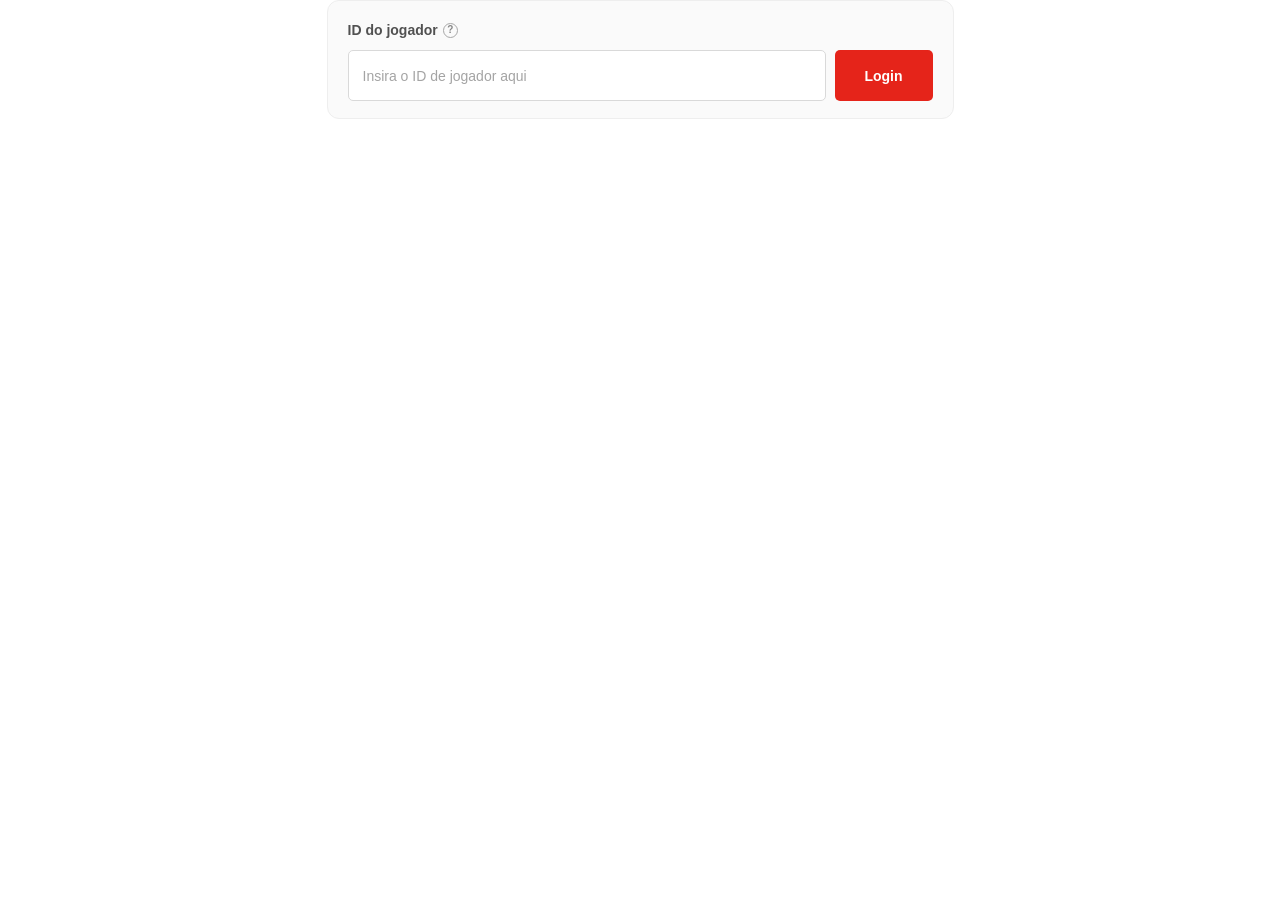
<file: categoria_1_local.html>
<!doctype html>
<html lang="pt-BR"><head><meta charset="UTF-8"><meta name="viewport" content="width=device-width,initial-scale=1"><link rel="stylesheet" href="css/mockup.css"><link rel="stylesheet" href="css/category-content.css"></head>
<body><main class="content category-shell">
  <div class="login-card" id="login-card">
    <label for="player-id">ID do jogador <button class="question-mark category-action" type="button" aria-label="Ajuda">?</button></label>
    <div class="login-line"><input id="player-id" inputmode="numeric" autocomplete="off" placeholder="Insira o ID de jogador aqui"><button class="button button-primary category-login" type="button">Login</button></div>
    <p class="local-state" id="login-state"></p>
  </div>
</main><div id="category-toast" class="toast" role="status"></div><script src="js/category-interactions.js"></script></body></html>
</file>
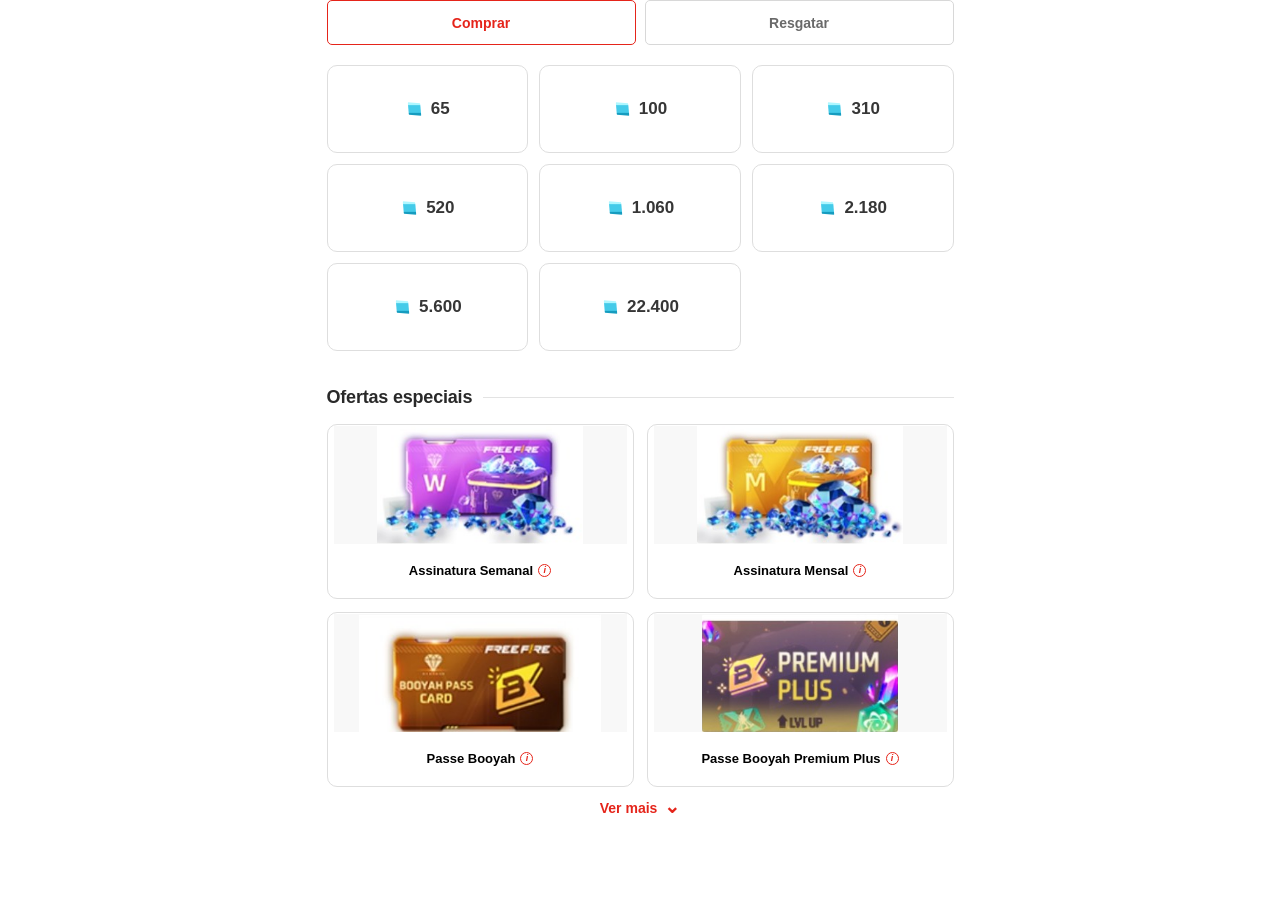
<file: categoria_2_local.html>
<!doctype html>
<html lang="pt-BR"><head><meta charset="UTF-8"><meta name="viewport" content="width=device-width,initial-scale=1"><link rel="stylesheet" href="css/mockup.css"><link rel="stylesheet" href="css/category-content.css"></head>
<body><main class="content category-shell">
  <div class="tabs" role="tablist"><button class="tab is-active" type="button" data-tab="buy">Comprar</button><button class="tab" type="button" data-tab="redeem">Resgatar</button></div>
  <div id="buy-panel">
    <div class="diamond-grid"><button class="diamond-option" type="button"><i class="diamond-shape"></i>65</button><button class="diamond-option" type="button"><i class="diamond-shape"></i>100</button><button class="diamond-option" type="button"><i class="diamond-shape"></i>310</button><button class="diamond-option" type="button"><i class="diamond-shape"></i>520</button><button class="diamond-option" type="button"><i class="diamond-shape"></i>1.060</button><button class="diamond-option" type="button"><i class="diamond-shape"></i>2.180</button><button class="diamond-option" type="button"><i class="diamond-shape"></i>5.600</button><button class="diamond-option" type="button"><i class="diamond-shape"></i>22.400</button></div>
    <div class="heading-with-line"><h3>Ofertas especiais</h3><span></span></div>
    <div class="offer-grid" id="offer-grid">
      <button class="offer-card" type="button"><img src="img/assinatura_semanal.png" alt="Assinatura Semanal"><span class="offer-name">Assinatura Semanal<i class="offer-info">i</i></span></button>
      <button class="offer-card" type="button"><img src="img/assinatura_mensal.png" alt="Assinatura Mensal"><span class="offer-name">Assinatura Mensal<i class="offer-info">i</i></span></button>
      <button class="offer-card" type="button"><img src="img/passe_booyah.png" alt="Passe Booyah"><span class="offer-name">Passe Booyah<i class="offer-info">i</i></span></button>
      <button class="offer-card" type="button"><img src="img/passe_booyah_premium_plus.png" alt="Passe Booyah Premium Plus"><span class="offer-name">Passe Booyah Premium Plus<i class="offer-info">i</i></span></button>
      <button class="offer-card is-hidden" type="button" id="weekly-lite"><img src="img/semanal_economica.png" alt="Semanal Econômica"><span class="offer-name">Semanal Econômica<i class="offer-info">i</i></span></button>
    </div><button id="toggle-offers" class="more-button" type="button">Ver mais <span>⌄</span></button>
  </div>
  <div id="redeem-panel" class="is-hidden">
    <div class="voucher-intro"><img src="img/cartao_pre_pago_garena.png" alt="Cartão pré-pago Garena"><div><h3>Cartão pré-pago Garena</h3><p>Resgatar o código do seu voucher</p></div><span class="promo-badge"><i></i>PROMO</span></div>
    <button class="button button-primary full-button category-action" type="button">Login</button>
    <div class="redeem-list">
      <button class="redeem-row" type="button"><i class="diamond-shape"></i><span><strong class="redeem-amount">100 Diamante</strong><small class="redeem-bonus">+ Bônus Geral 10</small></span><strong class="redeem-price">R$ 4,49</strong></button>
      <button class="redeem-row" type="button"><i class="diamond-shape"></i><span><strong class="redeem-amount">310 Diamante</strong><small class="redeem-bonus">+ Bônus Geral 31</small></span><strong class="redeem-price">R$ 13,99</strong></button>
      <button class="redeem-row" type="button"><i class="diamond-shape"></i><span><strong class="redeem-amount">520 Diamante</strong><small class="redeem-bonus">+ Bônus Geral 52</small></span><strong class="redeem-price">R$ 20,99</strong></button>
      <button class="redeem-row" type="button"><i class="diamond-shape"></i><span><strong class="redeem-amount">1.060 Diamante</strong><small class="redeem-bonus">+ Bônus Geral 106</small></span><strong class="redeem-price">R$ 44,99</strong></button>
      <button class="redeem-row" type="button"><i class="diamond-shape"></i><span><strong class="redeem-amount">2.180 Diamante</strong><small class="redeem-bonus">+ Bônus Geral 218</small></span><strong class="redeem-price">R$ 87,99</strong></button>
      <button class="redeem-row" type="button"><i class="diamond-shape"></i><span><strong class="redeem-amount">5.600 Diamante</strong><small class="redeem-bonus">+ Bônus Geral 560</small></span><strong class="redeem-price">R$ 209,99</strong></button>
    </div>
  </div>
</main><div id="category-toast" class="toast" role="status"></div><script src="js/category-interactions.js"></script></body></html>
</file>
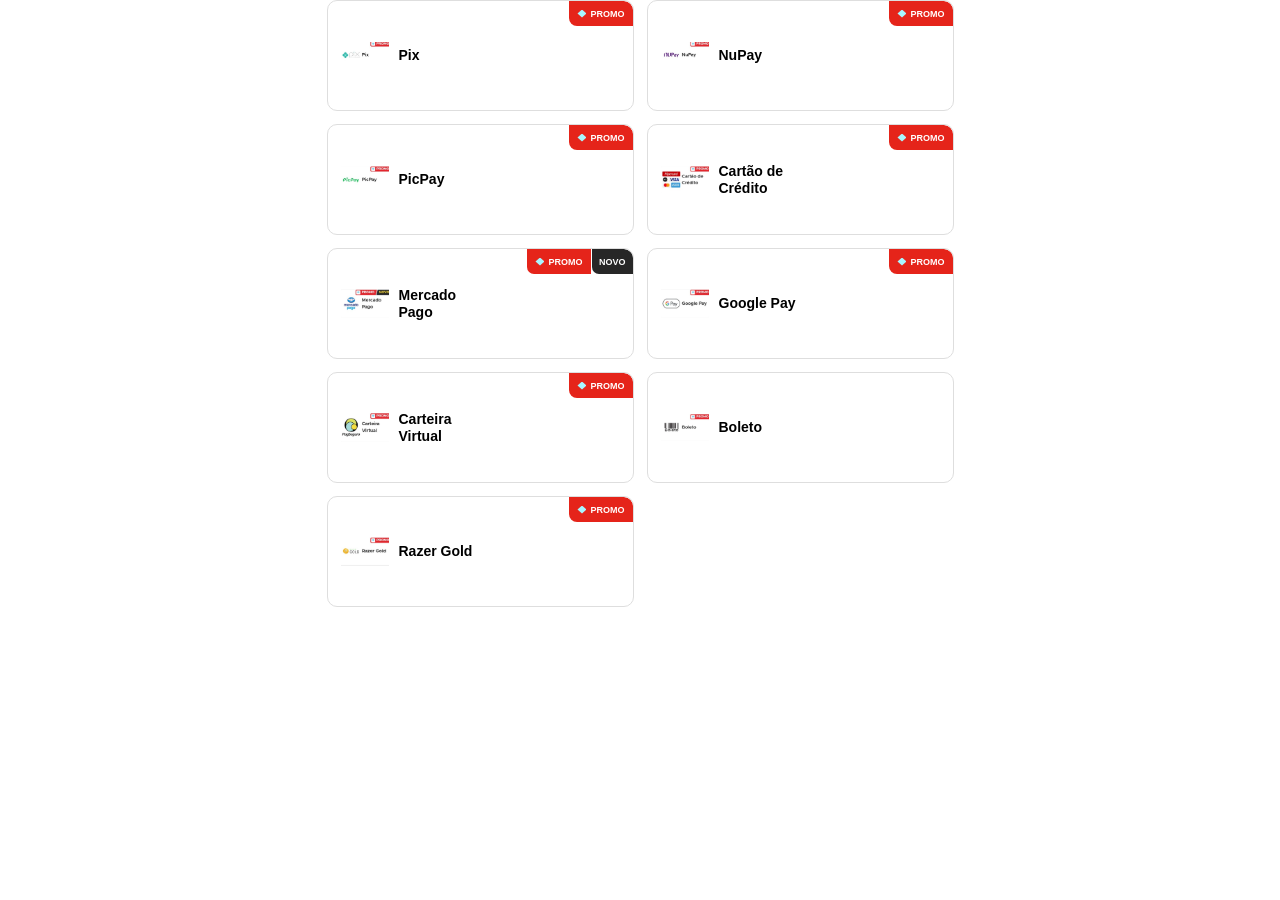
<file: categoria_3_local.html>
<!doctype html>
<html lang="pt-BR"><head><meta charset="UTF-8"><meta name="viewport" content="width=device-width,initial-scale=1"><link rel="stylesheet" href="css/mockup.css"><link rel="stylesheet" href="css/category-content.css"></head>
<body><main class="content category-shell"><div class="payment-grid">
  <button class="payment-card" type="button"><img src="img/pagamento_pix.png" alt=""><span class="payment-name">Pix</span><span class="promo-badge"><i></i>PROMO</span></button>
  <button class="payment-card" type="button"><img src="img/pagamento_nupay.png" alt=""><span class="payment-name">NuPay</span><span class="promo-badge"><i></i>PROMO</span></button>
  <button class="payment-card" type="button"><img src="img/pagamento_picpay.png" alt=""><span class="payment-name">PicPay</span><span class="promo-badge"><i></i>PROMO</span></button>
  <button class="payment-card" type="button"><img src="img/pagamento_cartao_credito.png" alt=""><span class="payment-name">Cartão de Crédito</span><span class="promo-badge"><i></i>PROMO</span></button>
  <button class="payment-card has-new" type="button"><img src="img/pagamento_mercado_pago.png" alt=""><span class="payment-name">Mercado Pago</span><span class="promo-badge"><i></i>PROMO</span><span class="new-badge">NOVO</span></button>
  <button class="payment-card" type="button"><img src="img/pagamento_google_pay.png" alt=""><span class="payment-name">Google Pay</span><span class="promo-badge"><i></i>PROMO</span></button>
  <button class="payment-card" type="button"><img src="img/pagamento_pagseguro.png" alt=""><span class="payment-name">Carteira Virtual</span><span class="promo-badge"><i></i>PROMO</span></button>
  <button class="payment-card" type="button"><img src="img/pagamento_boleto.png" alt=""><span class="payment-name">Boleto</span></button>
  <button class="payment-card" type="button"><img src="img/pagamento_razer_gold.png" alt=""><span class="payment-name">Razer Gold</span><span class="promo-badge"><i></i>PROMO</span></button>
</div></main><div id="category-toast" class="toast" role="status"></div><script src="js/category-interactions.js"></script></body></html>
</file>
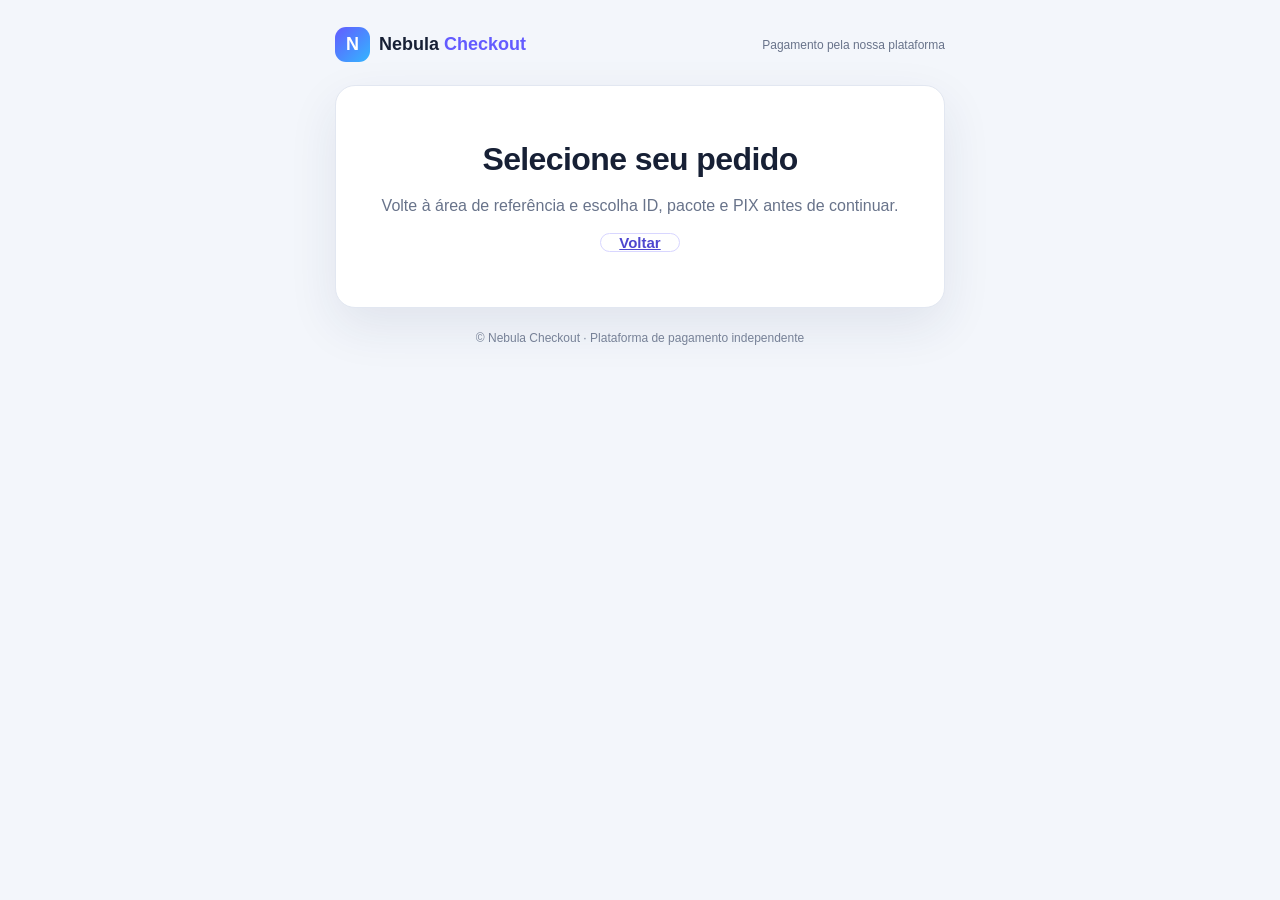
<file: checkout.html>
<!doctype html>
<html lang="pt-BR">
<head>
  <meta charset="UTF-8">
  <meta name="viewport" content="width=device-width, initial-scale=1">
  <meta name="robots" content="noindex">
  <title>Nebula Checkout</title>
  <link rel="stylesheet" href="/css/checkout.css">
</head>
<body>
  <main class="checkout-shell">
    <header class="checkout-header">
      <a class="brand" href="/checkout" aria-label="Nebula Checkout"><span class="brand-mark">N</span><span>Nebula <b>Checkout</b></span></a>
      <span class="secure-note">Pagamento pela nossa plataforma</span>
    </header>
    <section class="checkout-card" aria-live="polite">
      <div id="loading" class="loading">Preparando seu pedido seguro…</div>
      <div id="missing-selection" class="missing is-hidden"><h1>Selecione seu pedido</h1><p>Volte à área de referência e escolha ID, pacote e PIX antes de continuar.</p><a href="/" class="button secondary">Voltar</a></div>
      <div id="checkout-content" class="is-hidden">
        <p class="eyebrow">PLATAFORMA INDEPENDENTE</p>
        <h1 id="checkout-title">Revise seu pedido</h1>
        <p class="subtitle">O pagamento é processado pela Nebula Checkout. A confirmação é feita somente pelo gateway.</p>
        <div class="summary" id="summary"></div>
        <button id="pay-button" class="button primary" type="button">Gerar PIX seguro</button>
        <p id="checkout-error" class="error" role="alert"></p>
      </div>
      <div id="pix-content" class="is-hidden">
        <p class="eyebrow">PAGAMENTO PIX</p>
        <h1>Pague com Pix</h1>
        <p id="pix-status" class="subtitle">Aguardando pagamento…</p>
        <div class="pix-box"><img id="qr-code" class="is-hidden" alt="QR Code PIX"><div id="qr-unavailable" class="qr-fallback">QR Code disponível no aplicativo do seu banco pelo código abaixo.</div></div>
        <p id="beneficiary" class="beneficiary"></p>
        <label for="copy-paste">PIX Copia e Cola</label>
        <textarea id="copy-paste" readonly aria-label="Código PIX Copia e Cola"></textarea>
        <button id="copy-button" class="button secondary" type="button">Copiar código</button>
        <p id="copy-feedback" class="feedback" aria-live="polite"></p>
        <div class="status-summary" id="pix-summary"></div>
      </div>
    </section>
    <footer>© Nebula Checkout · Plataforma de pagamento independente</footer>
  </main>
  <script src="/js/checkout.js"></script>
</body>
</html>
</file>
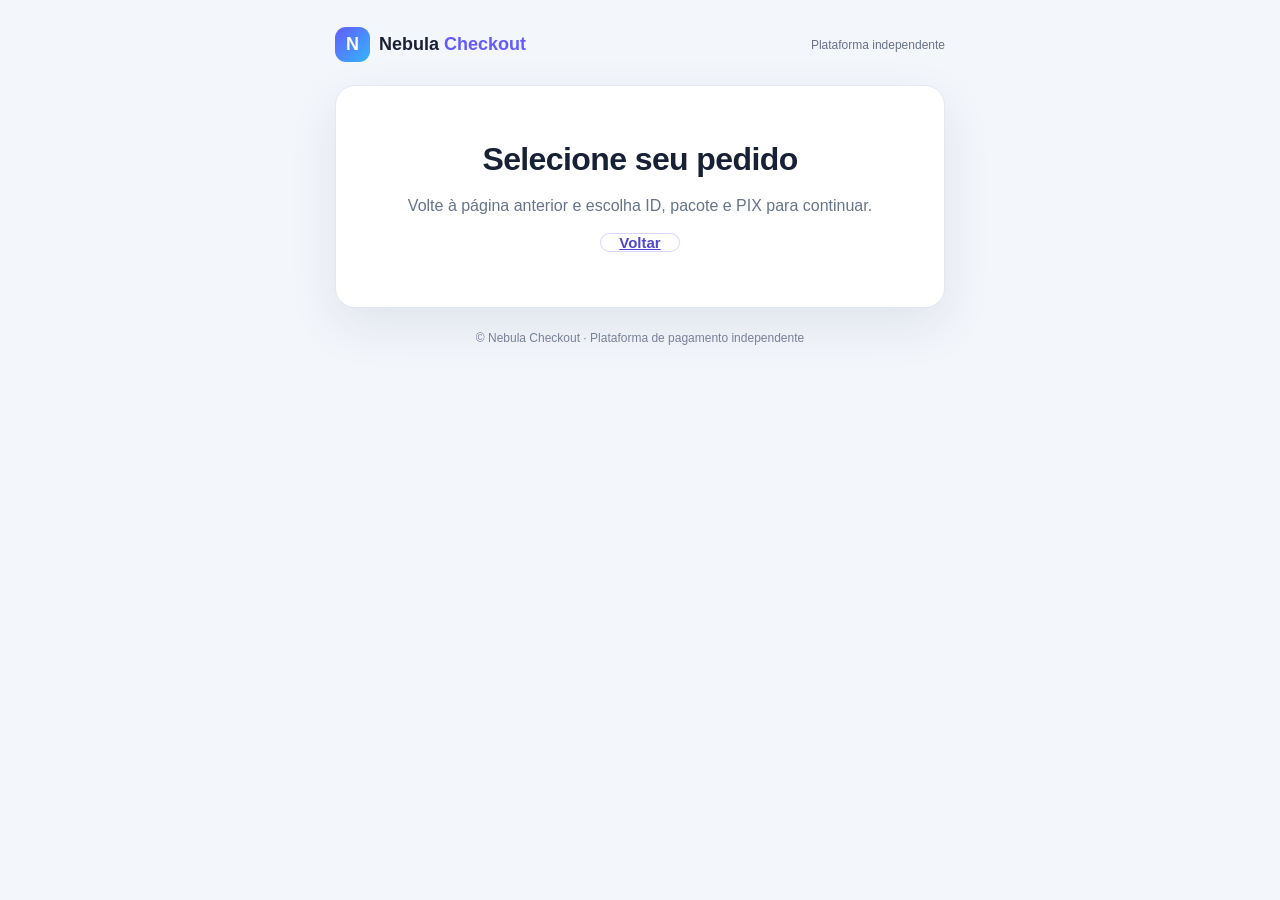
<file: checkout_v2.html>
<!doctype html>
<html lang="pt-BR">
<head>
  <meta charset="UTF-8">
  <meta name="viewport" content="width=device-width, initial-scale=1">
  <meta name="robots" content="noindex">
  <title>Nebula Checkout</title>
  <link rel="stylesheet" href="/css/checkout.css">
</head>
<body>
  <main class="checkout-shell">
    <header class="checkout-header">
      <a class="brand" href="/checkout" aria-label="Nebula Checkout"><span class="brand-mark">N</span><span>Nebula <b>Checkout</b></span></a>
      <span class="secure-note">Plataforma independente</span>
    </header>
    <section class="checkout-card" aria-live="polite">
      <div id="loading" class="loading">Preparando seu pedido seguro…</div>
      <div id="missing-selection" class="missing is-hidden"><h1>Selecione seu pedido</h1><p>Volte à página anterior e escolha ID, pacote e PIX para continuar.</p><a href="/" class="button secondary">Voltar</a></div>
      <div id="checkout-content" class="is-hidden">
        <p class="eyebrow">PLATAFORMA INDEPENDENTE</p>
        <h1 id="checkout-title">Pedido</h1>
        <p class="subtitle">O pagamento é processado pela Nebula Checkout e confirmado apenas pelo gateway.</p>
        <div class="summary" id="summary"></div>
        <button id="pay-button" class="button primary" type="button">Gerar PIX seguro</button>
        <p id="checkout-error" class="error" role="alert"></p>
      </div>
      <div id="pix-content" class="is-hidden">
        <p class="eyebrow">PAGAMENTO PIX</p>
        <h1>Pague com Pix</h1>
        <p id="pix-status" class="subtitle">Aguardando pagamento…</p>
        <div class="pix-box"><img id="qr-code" class="is-hidden" alt="QR Code PIX"><div id="qr-unavailable" class="qr-fallback">Use o código PIX abaixo no aplicativo do seu banco.</div></div>
        <p id="beneficiary" class="beneficiary"></p>
        <label for="copy-paste">PIX Copia e Cola</label>
        <textarea id="copy-paste" readonly aria-label="Código PIX Copia e Cola"></textarea>
        <button id="copy-button" class="button secondary" type="button">Copiar código</button>
        <p id="copy-feedback" class="feedback" aria-live="polite"></p>
        <div class="status-summary" id="pix-summary"></div>
      </div>
    </section>
    <footer>© Nebula Checkout · Plataforma de pagamento independente</footer>
  </main>
  <script src="/js/checkout-v2.js"></script>
</body>
</html>
</file>
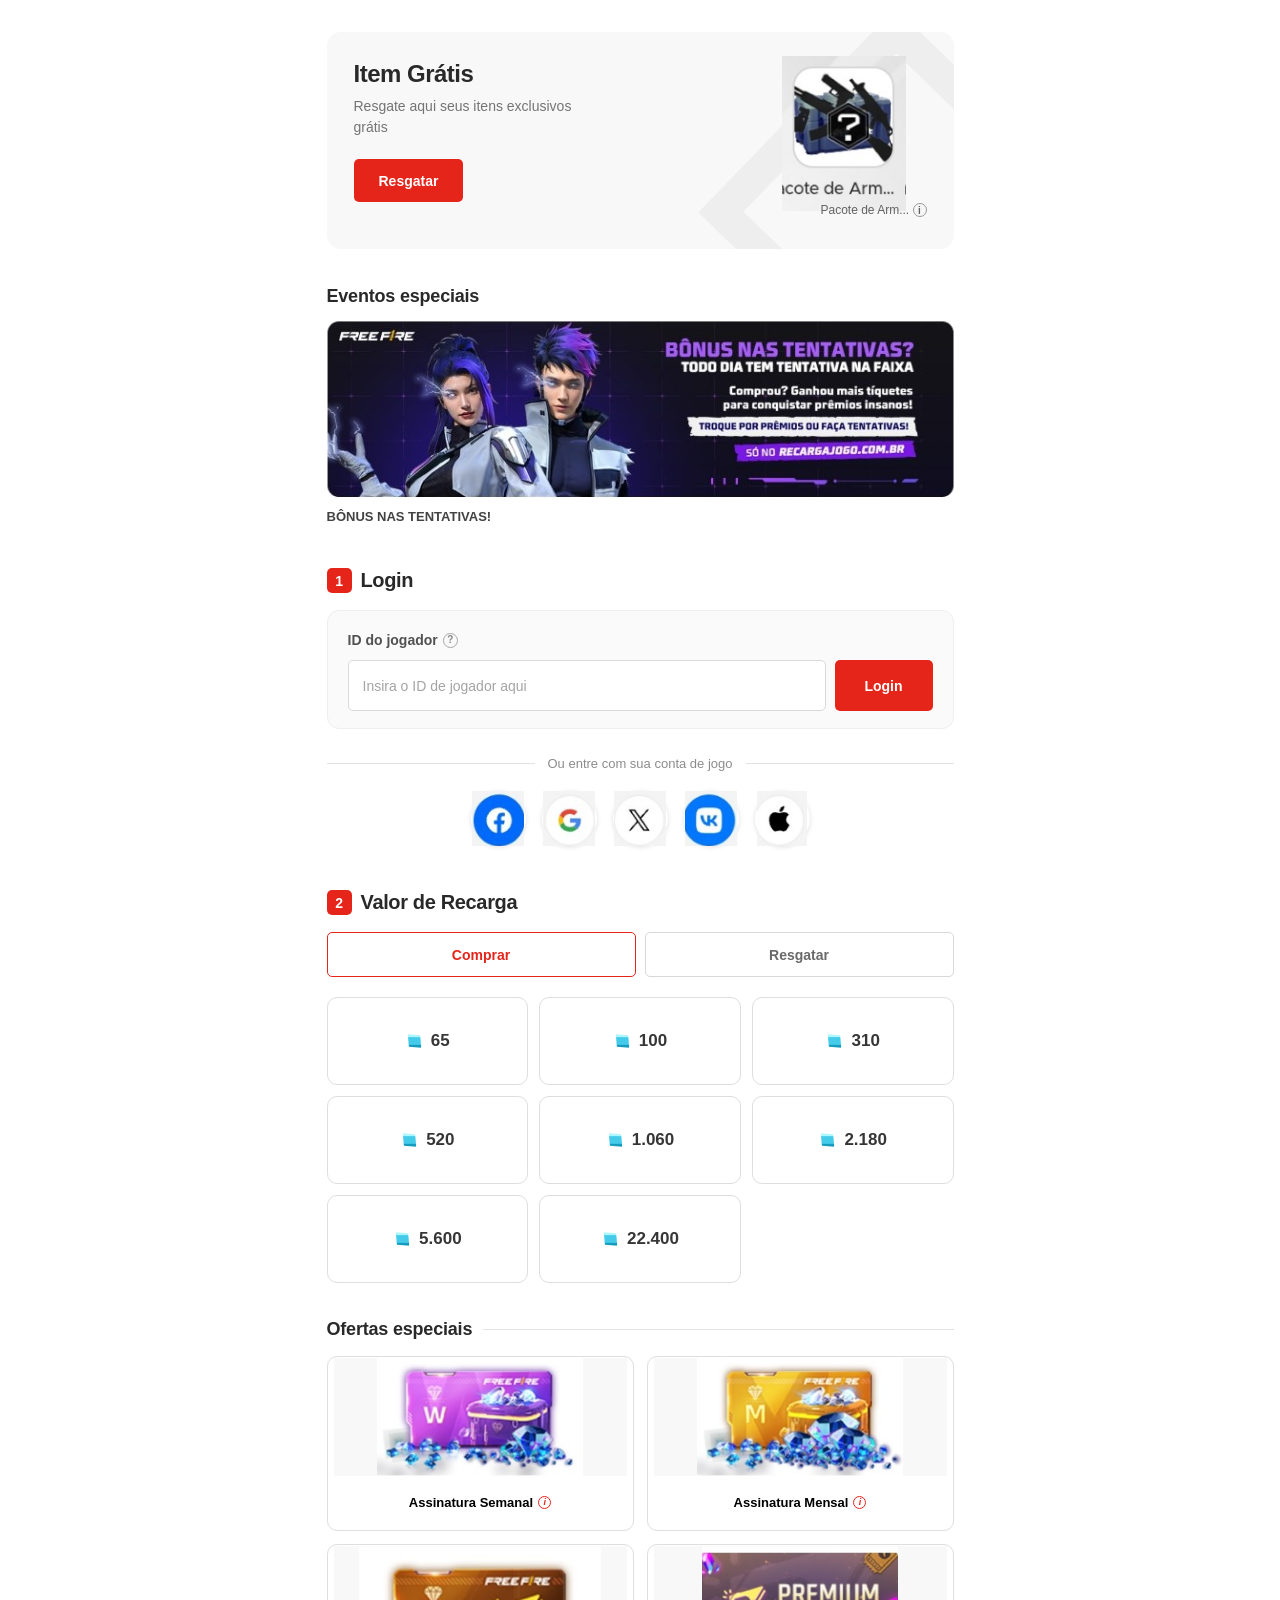
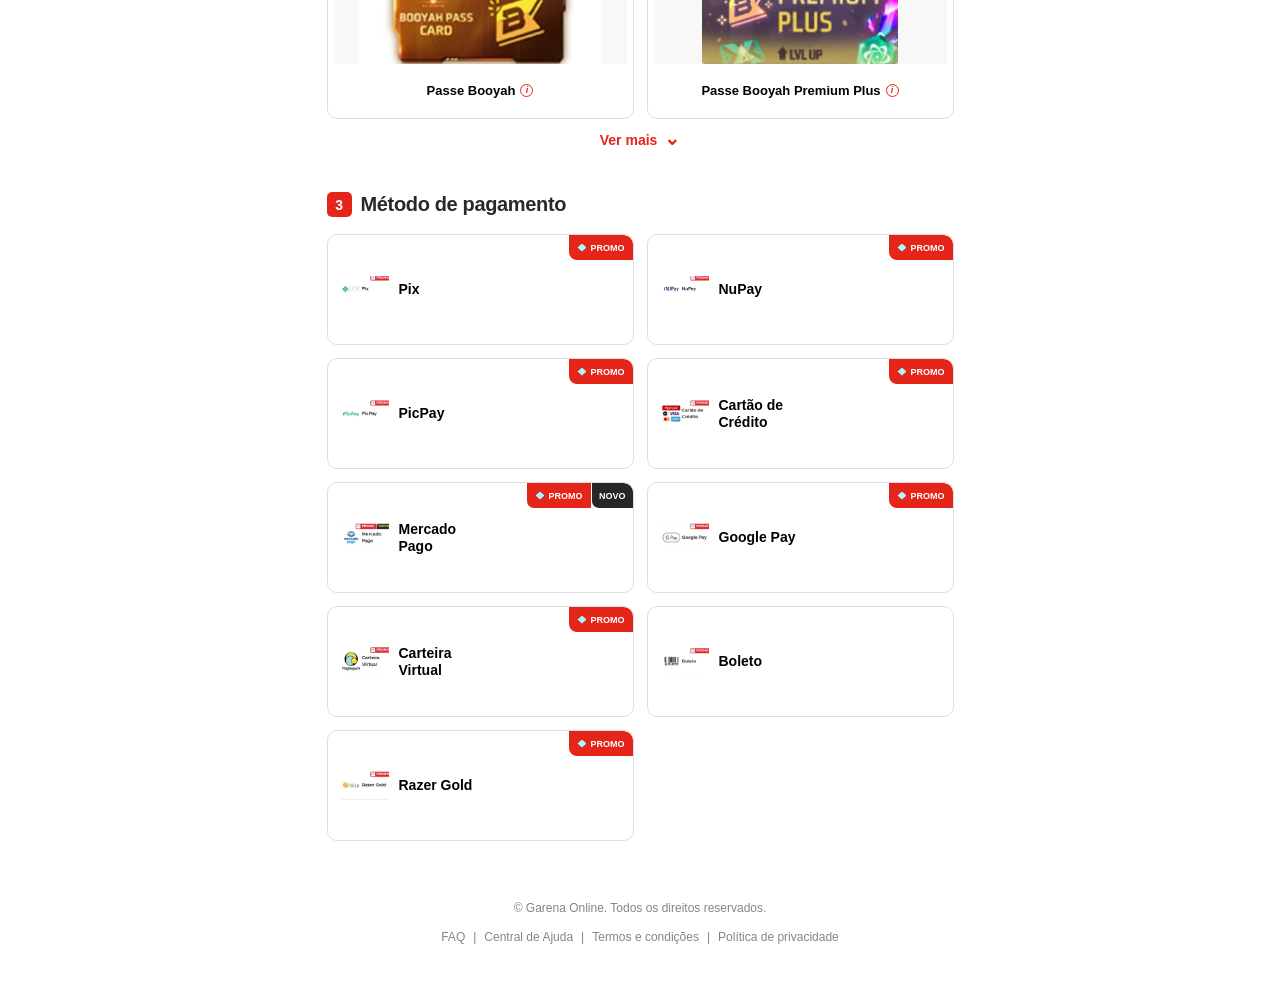
<file: conteudo_local.html>
<!doctype html>
<html lang="pt-BR">
  <head>
    <meta charset="UTF-8" />
    <meta name="viewport" content="width=device-width, initial-scale=1.0" />
    <link rel="stylesheet" href="css/mockup.css" />
  </head>
  <body>
    <main id="top" class="content">
      <section class="free-item" aria-labelledby="free-item-title">
        <div class="free-item-copy">
          <h1 id="free-item-title">Item Grátis</h1>
          <p>Resgate aqui seus itens exclusivos<br />grátis</p>
          <button class="button button-primary demo-action" type="button">Resgatar</button>
        </div>
        <div class="free-item-product">
          <img src="img/item_gratis_pack.png" alt="Pacote de Arm..." />
          <div class="product-label">Pacote de Arm... <span class="info-dot" aria-label="Informações">i</span></div>
        </div>
      </section>

      <section class="event-section" aria-labelledby="event-title">
        <h2 class="plain-section-title" id="event-title">Eventos especiais</h2>
        <img class="event-banner" src="img/evento_bonus_tentativas.png" alt="Free Fire — Bônus nas Tentativas" />
        <p class="event-caption">BÔNUS NAS TENTATIVAS!</p>
      </section>

      <section class="form-section login-section" aria-labelledby="login-title">
        <h2 id="login-title" class="step-title"><span>1</span> Login</h2>
        <div class="login-card" id="login-card">
          <label for="player-id">ID do jogador <button class="question-mark demo-action" type="button" aria-label="Ajuda sobre o ID do jogador">?</button></label>
          <div class="login-line">
            <input id="player-id" inputmode="numeric" autocomplete="off" placeholder="Insira o ID de jogador aqui" />
            <button id="login-button" class="button button-primary" type="button">Login</button>
          </div>
          <p class="local-state" id="login-state" aria-live="polite"></p>
        </div>
        <div class="divider"><span>Ou entre com sua conta de jogo</span></div>
        <div class="social-list" id="social-list" aria-label="Redes sociais de demonstração"></div>
      </section>

      <section class="form-section recharge-section" aria-labelledby="recharge-title">
        <h2 id="recharge-title" class="step-title"><span>2</span> Valor de Recarga</h2>
        <div class="tabs" role="tablist" aria-label="Tipo de recarga">
          <button class="tab is-active" type="button" role="tab" aria-selected="true" data-tab="buy">Comprar</button>
          <button class="tab" type="button" role="tab" aria-selected="false" data-tab="redeem">Resgatar</button>
        </div>
        <div class="tab-panel" id="buy-panel" role="tabpanel">
          <div class="diamond-grid" id="diamond-grid" aria-label="Opções de diamantes"></div>
          <div class="heading-with-line"><h3>Ofertas especiais</h3><span></span></div>
          <div class="offer-grid" id="offer-grid"></div>
          <button id="toggle-offers" class="more-button" type="button">Ver mais <span aria-hidden="true">⌄</span></button>
        </div>
        <div class="tab-panel is-hidden" id="redeem-panel" role="tabpanel">
          <div class="voucher-intro">
            <img src="img/cartao_pre_pago_garena.png" alt="Cartão pré-pago Garena" />
            <div><h3>Cartão pré-pago Garena</h3><p>Resgatar o código do seu voucher</p></div>
            <span class="promo-badge"><i></i> PROMO</span>
          </div>
          <button class="button button-primary full-button demo-action" type="button">Login</button>
          <div class="redeem-list" id="redeem-list" aria-label="Pacotes disponíveis"></div>
        </div>
      </section>

      <section class="form-section payments-section" aria-labelledby="payment-title">
        <h2 id="payment-title" class="step-title"><span>3</span> Método de pagamento</h2>
        <div class="payment-grid" id="payment-grid" aria-label="Métodos de pagamento de demonstração"></div>
      </section>
    </main>
    <footer class="site-footer">
      <p>© Garena Online. Todos os direitos reservados.</p>
      <nav aria-label="Links institucionais"><a href="#top">FAQ</a><span>|</span><a href="#top">Central de Ajuda</a><span>|</span><a href="#top">Termos e condições</a><span>|</span><a href="#top">Política de privacidade</a></nav>
    </footer>
    <div id="demo-toast" class="toast" role="status" aria-live="polite">Modo demonstração — nenhuma informação foi enviada.</div>
    <script src="js/mockup.js"></script>
    <script>
      (function () {
        const sendHeight = () => parent.postMessage({ type: 'local-content-height', height: document.documentElement.scrollHeight }, location.origin);
        new ResizeObserver(sendHeight).observe(document.body);
        addEventListener('load', sendHeight);
        setTimeout(sendHeight, 100);
      }());
    </script>
  </body>
</html>
</file>
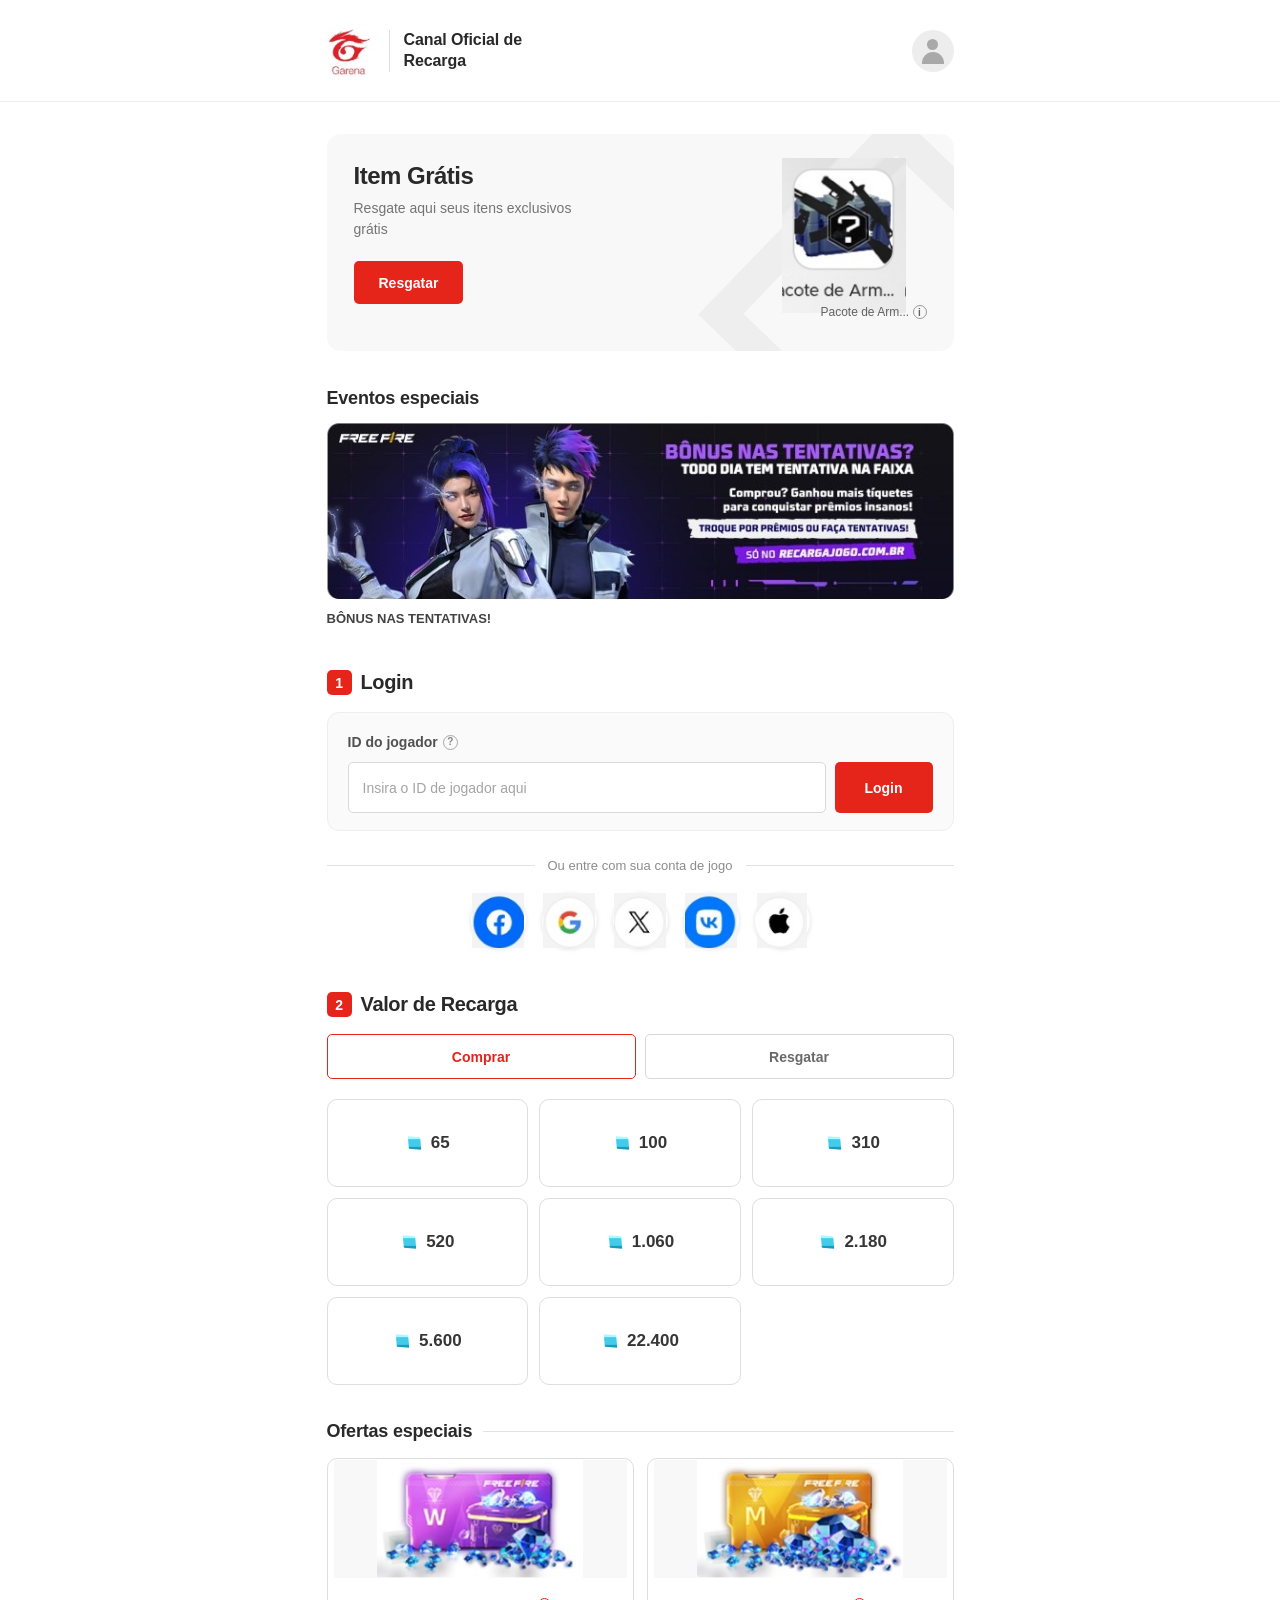
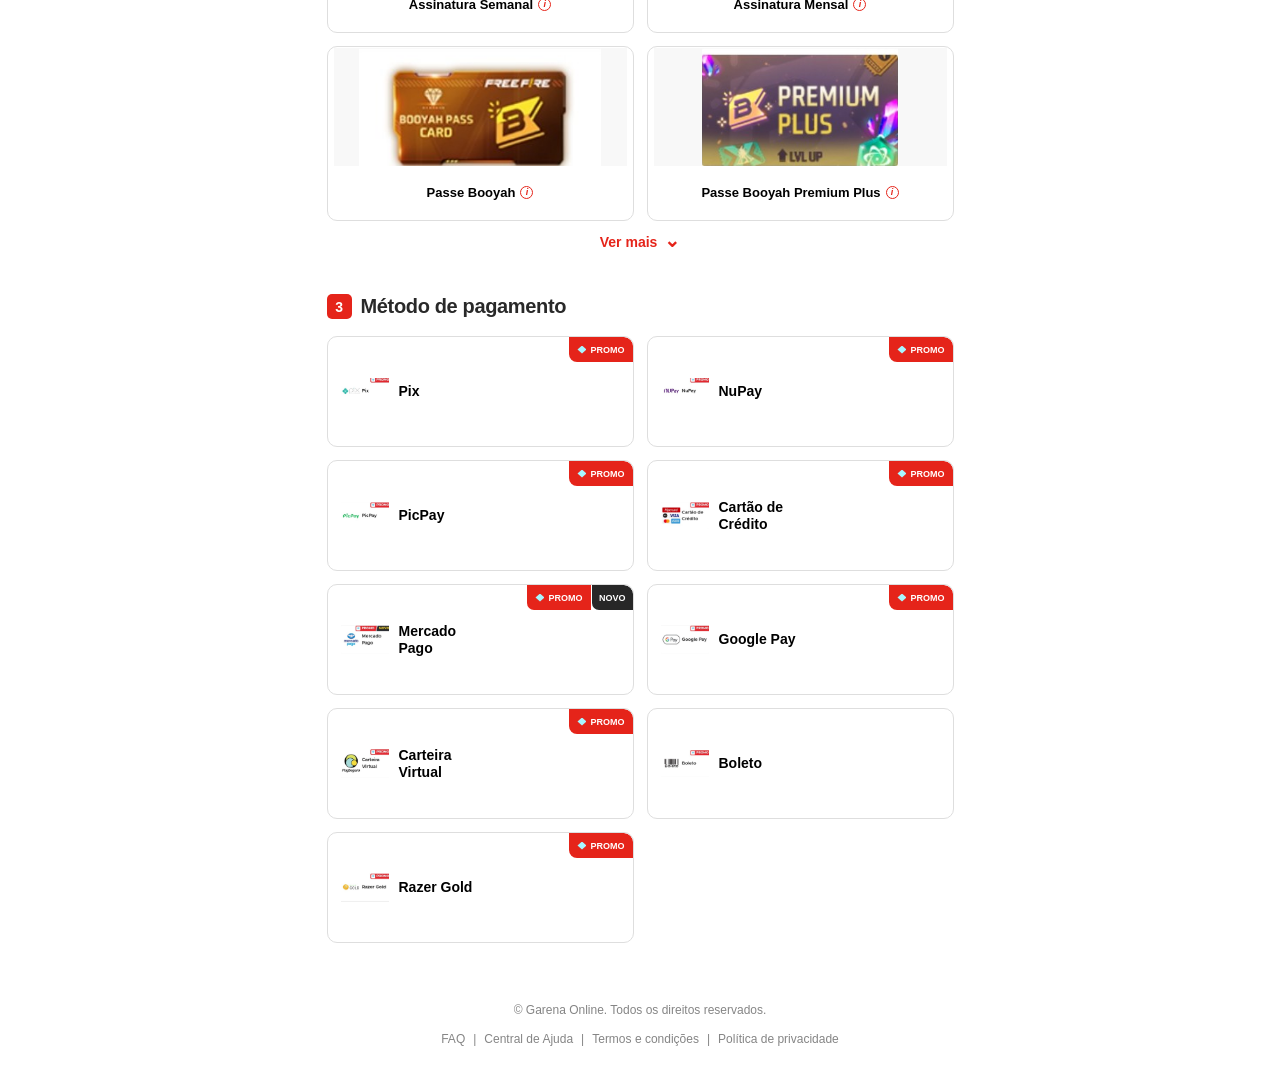
<file: mockup.html>
<!doctype html>
<html lang="pt-BR">
  <head>
    <meta charset="UTF-8" />
    <meta name="viewport" content="width=device-width, initial-scale=1.0" />
    <meta name="description" content="Mockup local de recarga — apenas demonstração visual." />
    <title>Canal Oficial de Recarga — Demonstração</title>
    <link rel="icon" href="img/006.ico" />
    <link rel="stylesheet" href="css/mockup.css" />
  </head>
  <body>
    <div class="page-shell">
      <header class="site-header">
        <div class="header-inner">
          <a class="brand" href="#top" aria-label="Início">
            <img class="brand-logo" src="img/garena_logo.png" alt="Garena" />
            <span class="brand-rule" aria-hidden="true"></span>
            <span class="brand-copy">Canal Oficial de<br />Recarga</span>
          </a>
          <button class="profile-button demo-action" type="button" aria-label="Perfil de demonstração">
            <span class="profile-head" aria-hidden="true"></span>
            <span class="profile-body" aria-hidden="true"></span>
          </button>
        </div>
      </header>

      <main id="top" class="content">
        <section class="free-item" aria-labelledby="free-item-title">
          <div class="free-item-copy">
            <h1 id="free-item-title">Item Grátis</h1>
            <p>Resgate aqui seus itens exclusivos<br />grátis</p>
            <button class="button button-primary demo-action" type="button">Resgatar</button>
          </div>
          <div class="free-item-product">
            <img src="img/item_gratis_pack.png" alt="Pacote de Arm..." />
            <div class="product-label">Pacote de Arm... <span class="info-dot" aria-label="Informações">i</span></div>
          </div>
        </section>

        <section class="event-section" aria-labelledby="event-title">
          <h2 class="plain-section-title" id="event-title">Eventos especiais</h2>
          <img class="event-banner" src="img/evento_bonus_tentativas.png" alt="Free Fire — Bônus nas Tentativas" />
          <p class="event-caption">BÔNUS NAS TENTATIVAS!</p>
        </section>

        <section class="form-section login-section" aria-labelledby="login-title">
          <h2 id="login-title" class="step-title"><span>1</span> Login</h2>
          <div class="login-card" id="login-card">
            <label for="player-id">ID do jogador <button class="question-mark demo-action" type="button" aria-label="Ajuda sobre o ID do jogador">?</button></label>
            <div class="login-line">
              <input id="player-id" inputmode="numeric" autocomplete="off" placeholder="Insira o ID de jogador aqui" />
              <button id="login-button" class="button button-primary" type="button">Login</button>
            </div>
            <p class="local-state" id="login-state" aria-live="polite"></p>
          </div>
          <div class="divider"><span>Ou entre com sua conta de jogo</span></div>
          <div class="social-list" id="social-list" aria-label="Redes sociais de demonstração"></div>
        </section>

        <section class="form-section recharge-section" aria-labelledby="recharge-title">
          <h2 id="recharge-title" class="step-title"><span>2</span> Valor de Recarga</h2>
          <div class="tabs" role="tablist" aria-label="Tipo de recarga">
            <button class="tab is-active" type="button" role="tab" aria-selected="true" data-tab="buy">Comprar</button>
            <button class="tab" type="button" role="tab" aria-selected="false" data-tab="redeem">Resgatar</button>
          </div>

          <div class="tab-panel" id="buy-panel" role="tabpanel">
            <div class="diamond-grid" id="diamond-grid" aria-label="Opções de diamantes"></div>
            <div class="heading-with-line"><h3>Ofertas especiais</h3><span></span></div>
            <div class="offer-grid" id="offer-grid"></div>
            <button id="toggle-offers" class="more-button" type="button">Ver mais <span aria-hidden="true">⌄</span></button>
          </div>

          <div class="tab-panel is-hidden" id="redeem-panel" role="tabpanel">
            <div class="voucher-intro">
              <img src="img/cartao_pre_pago_garena.png" alt="Cartão pré-pago Garena" />
              <div><h3>Cartão pré-pago Garena</h3><p>Resgatar o código do seu voucher</p></div>
              <span class="promo-badge"><i></i> PROMO</span>
            </div>
            <button class="button button-primary full-button demo-action" type="button">Login</button>
            <div class="redeem-list" id="redeem-list" aria-label="Pacotes disponíveis"></div>
          </div>
        </section>

        <section class="form-section payments-section" aria-labelledby="payment-title">
          <h2 id="payment-title" class="step-title"><span>3</span> Método de pagamento</h2>
          <div class="payment-grid" id="payment-grid" aria-label="Métodos de pagamento de demonstração"></div>
        </section>
      </main>

      <footer class="site-footer">
        <p>© Garena Online. Todos os direitos reservados.</p>
        <nav aria-label="Links institucionais">
          <a href="#top">FAQ</a><span>|</span><a href="#top">Central de Ajuda</a><span>|</span><a href="#top">Termos e condições</a><span>|</span><a href="#top">Política de privacidade</a>
        </nav>
      </footer>
    </div>
    <div id="demo-toast" class="toast" role="status" aria-live="polite">Modo demonstração — nenhuma informação foi enviada.</div>
    <script src="js/mockup.js"></script>
  </body>
</html>
</file>
<file: css/mockup.css>
:root {
  --red: #e5241a;
  --red-dark: #cf1b12;
  --ink: #292929;
  --muted: #747474;
  --line: #dedede;
  --wash: #fafafa;
  --orange: #f68b1f;
  --diamond: #41d2ee;
  --radius: 12px;
  font-family: Inter, Arial, Helvetica, sans-serif;
  color: var(--ink);
  background: #fff;
}

* { box-sizing: border-box; }
html { scroll-behavior: smooth; }
body { margin: 0; min-width: 320px; background: #fff; }
button, input { font: inherit; }
button { cursor: pointer; }
button:focus-visible, input:focus-visible, a:focus-visible { outline: 3px solid rgba(226, 27, 16, .28); outline-offset: 2px; }

.page-shell { min-height: 100vh; overflow: hidden; }
.site-header { height: 102px; border-bottom: 1px solid #ededed; background: #fff; }
.header-inner, .content, .site-footer { width: min(100%, 687px); margin: 0 auto; }
.header-inner { height: 100%; padding: 0 30px; display: flex; align-items: center; justify-content: space-between; }
.brand { color: inherit; text-decoration: none; display: flex; align-items: center; min-width: 0; }
.brand-logo { width: 48px; height: 55px; object-fit: contain; object-position: left center; }
.brand-rule { height: 42px; width: 1px; background: #ddd; margin: 0 14px; }
.brand-copy { font-size: 16px; line-height: 1.3; font-weight: 600; letter-spacing: -.1px; }
.profile-button { width: 42px; height: 42px; border: 0; border-radius: 50%; background: #ededed; position: relative; overflow: hidden; }
.profile-head { position: absolute; width: 11px; height: 11px; border-radius: 50%; background: #a9a9a9; top: 9px; left: 15px; }
.profile-body { position: absolute; width: 22px; height: 12px; border-radius: 12px 12px 0 0; background: #a9a9a9; bottom: 8px; left: 10px; }

.content { padding: 32px 30px 0; }
.free-item { min-height: 217px; border-radius: 14px; padding: 28px 27px; position: relative; overflow: hidden; display: flex; justify-content: space-between; isolation: isolate; background: #f8f8f8; }
.free-item::after { content: ""; position: absolute; z-index: -1; width: 220px; height: 220px; right: -87px; bottom: -102px; border: 32px solid rgba(231, 231, 231, .56); transform: rotate(44deg); }
.free-item-copy h1 { margin: 0 0 8px; font-size: 24px; letter-spacing: -.5px; }
.free-item-copy p { color: var(--muted); font-size: 14px; line-height: 1.48; margin: 0 0 22px; }
.button { border: 0; border-radius: 5px; min-height: 43px; padding: 0 25px; color: #fff; background: var(--red); font-weight: 700; font-size: 14px; transition: .16s ease; }
.button:hover { background: var(--red-dark); }
.free-item-product { position: relative; min-width: 174px; display: flex; align-items: center; justify-content: center; }
.free-item-product img { width: 125px; max-height: 155px; object-fit: contain; transform: translate(4px, -7px); }
.product-label { position: absolute; right: 0; bottom: 4px; color: #626262; font-size: 12px; white-space: nowrap; }
.info-dot { display: inline-grid; place-items: center; width: 14px; height: 14px; border: 1px solid #999; border-radius: 50%; font-family: Arial, sans-serif; font-size: 10px; font-weight: 700; }

.event-section { margin-top: 37px; }
.plain-section-title { font-size: 18px; margin: 0 0 14px; font-weight: 700; letter-spacing: -.2px; }
.event-banner { width: 100%; display: block; border-radius: 9px; }
.event-caption { margin: 11px 0 0; font-size: 13px; color: #424242; font-weight: 600; }

.form-section { margin-top: 44px; }
.step-title { display: flex; align-items: center; gap: 9px; font-size: 20px; letter-spacing: -.35px; margin: 0 0 17px; }
.step-title > span { display: inline-grid; place-items: center; min-width: 25px; height: 25px; padding: 0 4px; color: #fff; background: var(--red); border-radius: 5px; font-size: 14px; }
.login-card { border-radius: var(--radius); padding: 21px 20px 17px; border: 1px solid #eee; background: var(--wash); transition: .2s ease; }
.login-card.is-selected { border-color: rgba(226, 27, 16, .55); background: #fffafa; }
.login-card label { display: flex; align-items: center; gap: 5px; color: #515151; font-size: 14px; font-weight: 600; margin-bottom: 12px; }
.question-mark { width: 15px; height: 15px; padding: 0; border-radius: 50%; color: #858585; border: 1px solid #a7a7a7; background: transparent; font-size: 10px; line-height: 1; }
.login-line { display: flex; gap: 9px; }
.login-line input { height: 51px; flex: 1; min-width: 0; border: 1px solid #d9d9d9; border-radius: 5px; padding: 0 14px; color: var(--ink); background: #fff; font-size: 14px; }
.login-line input::placeholder { color: #a4a4a4; }
.login-line .button { min-width: 98px; height: 51px; }
.local-state { min-height: 0; margin: 0; padding-top: 0; color: var(--red); font-size: 12px; font-weight: 600; }
.local-state:not(:empty) { min-height: 25px; padding-top: 11px; }
.divider { display: flex; align-items: center; gap: 13px; color: #8c8c8c; font-size: 13px; white-space: nowrap; margin: 27px 0 20px; }
.divider::before, .divider::after { content: ""; height: 1px; background: #e2e2e2; flex: 1; }
.social-list { display: flex; justify-content: center; gap: 16px; }
.social-button { padding: 0; width: 55px; height: 55px; border: 0; border-radius: 50%; background: #fff; box-shadow: 0 1px 5px rgba(0, 0, 0, .13); transition: transform .16s ease, outline-color .16s ease; }
.social-button img { width: 100%; height: 100%; object-fit: contain; }
.social-button.is-selected { outline: 2px solid var(--red); outline-offset: 2px; transform: translateY(-2px); }

.tabs { display: grid; grid-template-columns: 1fr 1fr; gap: 9px; margin-bottom: 20px; }
.tab { height: 45px; border: 1px solid #d8d8d8; border-radius: 5px; color: #696969; background: #fff; font-weight: 600; font-size: 14px; }
.tab.is-active { color: var(--red); border-color: var(--red); }
.diamond-grid { display: grid; grid-template-columns: repeat(3, 1fr); gap: 11px; }
.diamond-option { height: 88px; border: 1px solid #dedede; border-radius: 10px; background: #fff; display: flex; align-items: center; justify-content: center; gap: 7px; color: #363636; font-size: 17px; font-weight: 700; transition: .15s ease; }
.diamond-option:hover, .diamond-option.is-selected { border-color: var(--red); box-shadow: 0 3px 10px rgba(226, 27, 16, .11); }
.diamond-shape { width: 19px; height: 16px; display: inline-block; clip-path: polygon(50% 0,100% 50%,50% 100%,0 50%); background: linear-gradient(135deg, #aef7ff 0 35%, #44cbe9 36% 64%, #169cbf 65%); box-shadow: 1px 1px 0 #128aa5; transform: rotate(45deg); }
.heading-with-line { display: flex; align-items: center; gap: 11px; margin: 36px 0 16px; }
.heading-with-line h3 { margin: 0; font-size: 18px; white-space: nowrap; letter-spacing: -.2px; }
.heading-with-line span { height: 1px; flex: 1; background: #e3e3e3; }
.offer-grid { display: grid; grid-template-columns: repeat(2, 1fr); gap: 13px; }
.offer-card { min-height: 175px; overflow: hidden; border: 1px solid #dedede; border-radius: 10px; background: #fff; text-align: center; transition: .15s ease; }
.offer-card:hover, .offer-card.is-selected { border-color: var(--red); box-shadow: 0 3px 10px rgba(226, 27, 16, .11); }
.offer-card img { display: block; width: 100%; height: 118px; object-fit: contain; background: #f8f8f8; }
.offer-name { min-height: 53px; display: flex; align-items: center; justify-content: center; gap: 5px; padding: 7px 9px; line-height: 1.2; font-size: 13px; font-weight: 600; }
.offer-info { width: 13px; height: 13px; display: inline-grid; place-items: center; flex: none; color: var(--red); border: 1px solid var(--red); border-radius: 50%; font-family: Arial, sans-serif; font-size: 9px; }
.more-button { display: block; padding: 13px 6px 0; margin: 0 auto; border: 0; background: transparent; color: var(--red); font-size: 14px; font-weight: 700; }
.more-button span { font-size: 19px; line-height: 0; margin-left: 3px; }
.is-hidden { display: none !important; }

.voucher-intro { min-height: 103px; position: relative; display: flex; align-items: center; gap: 14px; border: 1px solid #e3e3e3; border-radius: 10px; background: #fbfbfb; padding: 15px 16px; overflow: hidden; }
.voucher-intro img { width: 61px; height: 61px; object-fit: contain; }
.voucher-intro h3 { font-size: 16px; margin: 0 0 7px; }
.voucher-intro p { color: #777; margin: 0; font-size: 12px; }
.promo-badge { display: flex; align-items: center; gap: 4px; position: absolute; top: 0; right: 0; height: 25px; padding: 0 8px; border-radius: 0 9px 0 8px; background: var(--red); color: #fff; font-size: 10px; font-weight: 800; }
.promo-badge i { width: 9px; height: 8px; display: inline-block; clip-path: polygon(50% 0,100% 50%,50% 100%,0 50%); background: #a9f6ff; }
.full-button { width: 100%; margin: 13px 0 15px; }
.redeem-list { border: 1px solid #e6e6e6; border-radius: 11px; padding: 7px 16px; background: #fafafa; }
.redeem-row { min-height: 69px; display: grid; grid-template-columns: 26px 1fr auto; align-items: center; gap: 8px; padding: 10px 0; text-align: left; border: 0; width: 100%; color: var(--ink); background: transparent; }
.redeem-row + .redeem-row { border-top: 1px solid #eee; }
.redeem-row.is-selected { color: var(--red); }
.redeem-amount { font-size: 15px; font-weight: 700; }
.redeem-bonus { color: var(--orange); font-size: 12px; margin-top: 3px; }
.redeem-price { color: #444; font-size: 14px; font-weight: 700; }

.payment-grid { display: grid; grid-template-columns: repeat(2, minmax(0, 1fr)); gap: 13px; }
.payment-card { position: relative; min-height: 111px; overflow: hidden; display: flex; align-items: center; border: 1px solid #dedede; border-radius: 10px; background: #fff; padding: 13px; text-align: left; transition: .15s ease; }
.payment-card:hover, .payment-card.is-selected { border-color: var(--red); box-shadow: 0 3px 10px rgba(226, 27, 16, .11); }
.payment-card img { width: 48px; height: 48px; flex: none; object-fit: contain; margin-right: 10px; }
.payment-name { max-width: 87px; font-size: 14px; line-height: 1.18; font-weight: 700; }
.payment-card .promo-badge { font-size: 9px; }
.new-badge { position: absolute; top: 0; right: 0; height: 25px; padding: 0 7px; display: grid; place-items: center; background: #272727; color: #fff; font-size: 9px; font-weight: 800; border-radius: 0 9px 0 7px; }
.payment-card.has-new .promo-badge { right: 42px; border-radius: 0 0 0 7px; }

.site-footer { padding: 57px 30px 40px; text-align: center; color: #858585; font-size: 12px; line-height: 1.7; }
.site-footer p { margin: 0 0 9px; }
.site-footer nav { display: flex; flex-wrap: wrap; justify-content: center; gap: 0 8px; }
.site-footer a { color: inherit; text-decoration: none; }
.site-footer a:hover { color: var(--red); }
.toast { position: fixed; z-index: 10; left: 50%; bottom: 22px; width: min(calc(100% - 32px), 420px); padding: 12px 15px; border-radius: 8px; background: #292929; color: #fff; text-align: center; font-size: 13px; box-shadow: 0 5px 19px rgba(0,0,0,.22); transform: translate(-50%, 110px); opacity: 0; transition: .22s ease; pointer-events: none; }
.toast.is-visible { transform: translate(-50%, 0); opacity: 1; }

@media (max-width: 480px) {
  .site-header { height: 91px; }
  .header-inner, .content { padding-left: 20px; padding-right: 20px; }
  .brand-logo { width: 43px; height: 49px; }
  .brand-rule { margin: 0 11px; height: 36px; }
  .brand-copy { font-size: 14px; }
  .content { padding-top: 23px; }
  .free-item { padding: 23px 19px; min-height: 205px; }
  .free-item-copy h1 { font-size: 22px; }
  .free-item-product { min-width: 130px; }
  .free-item-product img { width: 108px; }
  .product-label { font-size: 10px; }
  .event-section { margin-top: 31px; }
  .form-section { margin-top: 37px; }
  .social-list { gap: clamp(8px, 3.8vw, 16px); }
  .social-button { width: 51px; height: 51px; }
  .diamond-option { height: 80px; font-size: 15px; }
  .payment-card { min-height: 103px; padding: 11px; }
  .payment-card img { width: 43px; height: 43px; margin-right: 7px; }
  .payment-name { font-size: 13px; }
  .site-footer { padding-left: 20px; padding-right: 20px; }
}

@media (max-width: 350px) {
  .header-inner, .content { padding-left: 15px; padding-right: 15px; }
  .free-item { padding-left: 15px; padding-right: 15px; }
  .free-item-product { min-width: 112px; }
  .free-item-product img { width: 94px; }
  .login-line .button { min-width: 80px; padding: 0 14px; }
  .social-list { gap: 7px; }
  .social-button { width: 47px; height: 47px; }
  .diamond-grid { gap: 8px; }
  .diamond-option { height: 73px; font-size: 14px; gap: 5px; }
  .diamond-shape { width: 16px; height: 13px; }
  .offer-grid, .payment-grid { gap: 9px; }
}
</file>
<file: css/category-content.css>
body { background: transparent; }
.category-shell { padding: 0 30px 16px; }
.category-shell .redeem-bonus { display: block; }
.category-shell .payment-card, .category-shell .diamond-option, .category-shell .offer-card, .category-shell .redeem-row { cursor: pointer; }
@media (max-width: 480px) { .category-shell { padding-left: 20px; padding-right: 20px; } }
@media (max-width: 350px) { .category-shell { padding-left: 15px; padding-right: 15px; } }
</file>
<file: css/checkout.css>
:root { font-family: Inter, Arial, sans-serif; color: #172035; background: #f3f6fb; }
* { box-sizing: border-box; }
body { margin: 0; min-width: 320px; }
.checkout-shell { width: min(100%, 650px); min-height: 100vh; margin: 0 auto; padding: 20px; }
.checkout-header { display: flex; align-items: center; justify-content: space-between; gap: 14px; padding: 7px 0 23px; }
.brand { display: inline-flex; align-items: center; gap: 9px; color: #172035; font-size: 18px; font-weight: 600; text-decoration: none; }
.brand b { color: #635bff; }
.brand-mark { display: grid; width: 35px; height: 35px; place-items: center; color: #fff; border-radius: 11px; background: linear-gradient(135deg, #635bff, #33b6ff); font-weight: 800; }
.secure-note { color: #68738a; font-size: 12px; text-align: right; }
.checkout-card { padding: clamp(22px, 6vw, 39px); border: 1px solid #e2e7f1; border-radius: 20px; background: #fff; box-shadow: 0 18px 50px rgba(29, 46, 92, .09); }
.eyebrow { margin: 0 0 9px; color: #635bff; font-size: 11px; font-weight: 800; letter-spacing: .1em; }
h1 { margin: 0 0 8px; font-size: clamp(24px, 7vw, 32px); letter-spacing: -.6px; }
.subtitle { margin: 0 0 26px; color: #68738a; line-height: 1.5; font-size: 14px; }
.summary, .status-summary { overflow: hidden; margin: 0 0 23px; border: 1px solid #e4e9f3; border-radius: 13px; background: #fbfcff; }
.summary-row { display: flex; justify-content: space-between; gap: 15px; padding: 15px 16px; color: #667085; font-size: 14px; }
.summary-row + .summary-row { border-top: 1px solid #e9edf5; }
.summary-row strong { color: #1d2939; text-align: right; }
.summary-row.total { background: #f2f1ff; color: #4038c7; font-weight: 700; }
.summary-row.total strong { color: #4038c7; font-size: 17px; }
.button { width: 100%; min-height: 49px; border: 0; border-radius: 10px; padding: 0 18px; cursor: pointer; font: inherit; font-size: 15px; font-weight: 750; transition: .16s ease; }
.button.primary { color: #fff; background: #635bff; box-shadow: 0 9px 18px rgba(99, 91, 255, .22); }
.button.primary:hover { background: #5148e8; }
.button.secondary { margin-top: 11px; color: #4d46cf; border: 1px solid #d8d6ff; background: #fff; }
.button:disabled { cursor: not-allowed; opacity: .55; box-shadow: none; }
.error { min-height: 18px; margin: 13px 0 0; color: #c13434; font-size: 13px; text-align: center; }
.loading { color: #68738a; text-align: center; padding: 35px 0; }
.missing { text-align: center; padding: 16px 0; }
.missing p { color: #68738a; line-height: 1.5; }
.pix-box { display: grid; min-height: 216px; place-items: center; margin: 15px 0 14px; padding: 13px; border: 1px solid #e4e9f3; border-radius: 14px; background: #fff; }
.pix-box img { width: min(100%, 210px); height: 210px; object-fit: contain; image-rendering: pixelated; }
.qr-fallback { max-width: 260px; color: #68738a; font-size: 13px; line-height: 1.45; text-align: center; }
.beneficiary { min-height: 18px; margin: 0 0 18px; color: #525f78; text-align: center; font-size: 13px; }
label { display: block; margin-bottom: 7px; color: #344054; font-size: 13px; font-weight: 700; }
textarea { width: 100%; min-height: 90px; resize: vertical; border: 1px solid #dfe5ee; border-radius: 9px; padding: 11px; color: #35405a; background: #fbfcff; font: 12px/1.45 ui-monospace, SFMono-Regular, Menlo, monospace; }
.feedback { min-height: 17px; margin: 8px 0 0; color: #1d8f5a; font-size: 13px; text-align: center; }
.is-hidden { display: none !important; }
footer { padding: 23px 0 8px; color: #778197; font-size: 12px; text-align: center; }
@media (max-width: 450px) { .checkout-shell { padding: 14px; } .checkout-header { padding-bottom: 16px; } .secure-note { max-width: 128px; } .checkout-card { border-radius: 16px; } }
</file>
